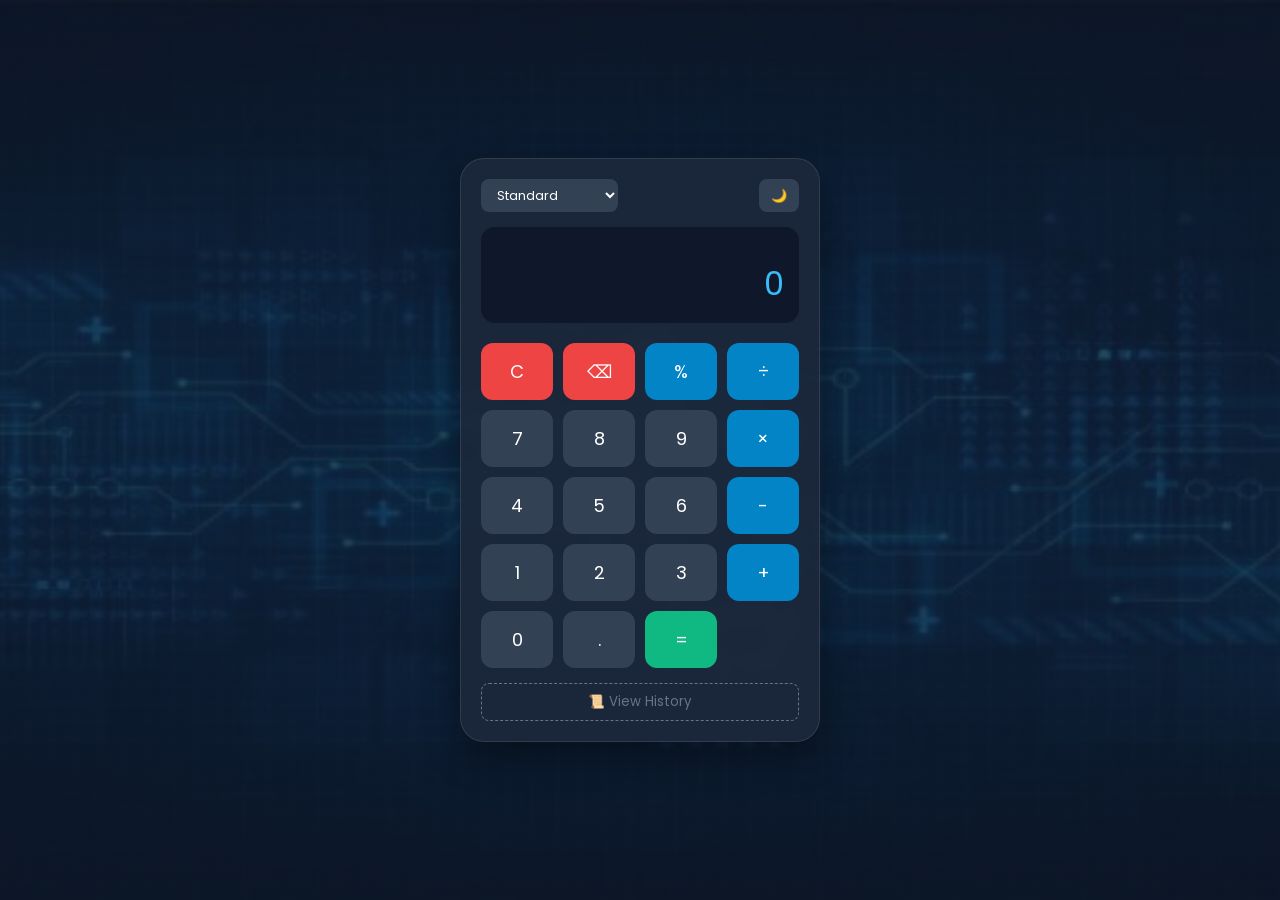
<file: index.html>
<!DOCTYPE html>
<html lang="en">
<head>
    <meta charset="UTF-8">
    <meta name="viewport" content="width=device-width, initial-scale=1.0">
    <title>NextGen Multi-Calculator</title>
    <link rel="stylesheet" href="style.css">
    <link href="https://fonts.googleapis.com/css2?family=Poppins:wght@300;450;600&display=swap" rel="stylesheet">
</head>
<body>

    <div class="calculator-container">
        <!-- Top Bar -->
        <div class="top-controls">
            <select id="modeSelector">
                <option value="standard">Standard</option>
                <option value="scientific">Scientific</option>
                <option value="tip">Tip & Split</option>
                <option value="bmi">BMI Calculator</option>
            </select>
            <button id="themeToggle">🌙</button>
        </div>

        <!-- Display Screen -->
        <div class="display-screen">
            <div id="historyPreview"></div>
            <input type="text" id="mainDisplay" readonly value="0">
        </div>

        <!-- STANDARD CALCULATOR PANEL -->
        <div class="calculator-panel active" id="standardPanel">
            <div class="keypad">
                <button class="btn action" data-value="C">C</button>
                <button class="btn action" data-value="DEL">⌫</button>
                <button class="btn operator" data-value="%">%</button>
                <button class="btn operator" data-value="/">÷</button>
                
                <button class="btn" data-value="7">7</button>
                <button class="btn" data-value="8">8</button>
                <button class="btn" data-value="9">9</button>
                <button class="btn operator" data-value="*">×</button>
                
                <button class="btn" data-value="4">4</button>
                <button class="btn" data-value="5">5</button>
                <button class="btn" data-value="6">6</button>
                <button class="btn operator" data-value="-">-</button>
                
                <button class="btn" data-value="1">1</button>
                <button class="btn" data-value="2">2</button>
                <button class="btn" data-value="3">3</button>
                <button class="btn operator" data-value="+">+</button>
                
                <button class="btn" data-value="0">0</button>
                <button class="btn" data-value=".">.</button>
                <button class="btn equal" data-value="=">=</button> <!-- Ab ye . ke bagal mein aayega -->
            </div>
        </div>

        <!-- SCIENTIFIC CALCULATOR PANEL -->
        <div class="calculator-panel" id="scientificPanel">
            <div class="keypad">
                <button class="btn action" data-value="C">C</button>
                <button class="btn action" data-value="DEL">⌫</button>
                <button class="btn operator" data-value="(">(</button>
                <button class="btn operator" data-value=")">)</button>

                <button class="btn operator" data-value="sin(">sin</button>
                <button class="btn operator" data-value="cos(">cos</button>
                <button class="btn operator" data-value="tan(">tan</button>
                <button class="btn operator" data-value="sqrt(">√</button>

                <button class="btn operator" data-value="log(">log</button>
                <button class="btn operator" data-value="pi">π</button>
                <button class="btn operator" data-value="**">x^y</button>
                <button class="btn operator" data-value="/">÷</button>
                
                <button class="btn" data-value="7">7</button>
                <button class="btn" data-value="8">8</button>
                <button class="btn" data-value="9">9</button>
                <button class="btn operator" data-value="*">×</button>
                
                <button class="btn" data-value="4">4</button>
                <button class="btn" data-value="5">5</button>
                <button class="btn" data-value="6">6</button>
                <button class="btn operator" data-value="-">-</button>
                
                <button class="btn" data-value="1">1</button>
                <button class="btn" data-value="2">2</button>
                <button class="btn" data-value="3">3</button>
                <button class="btn operator" data-value="+">+</button>
                
                <button class="btn" data-value="0">0</button>
                <button class="btn" data-value=".">.</button>
                <button class="btn equal" data-value="=">=</button>
            </div>
        </div>

        <!-- TIP & SPLIT PANEL -->
        <div class="calculator-panel" id="tipPanel">
            <div class="extra-tool-box">
                <label>Bill Amount (₹): <input type="number" id="billAmount" placeholder="Enter amount"></label>
                <label>Tip Percentage (%): <input type="number" id="tipPercent" value="10"></label>
                <label>Number of People: <input type="number" id="splitCount" value="1"></label>
                <div class="result-box">
                    <p>Tip: <span id="tipResult">₹0.00</span></p>
                    <p>Total Per Person: <span id="totalPerPerson">₹0.00</span></p>
                </div>
            </div>
        </div>

        <!-- BMI PANEL -->
        <div class="calculator-panel" id="bmiPanel">
            <div class="extra-tool-box">
                <label>Weight (kg): <input type="number" id="bmiWeight" placeholder="e.g., 65"></label>
                <label>Height (cm): <input type="number" id="bmiHeight" placeholder="e.g., 170"></label>
                <button id="calcBmiBtn" class="btn equal" style="width:100%; margin-top:10px;">Calculate BMI</button>
                <div class="result-box">
                    <p>Your BMI: <span id="bmiResult">0.0</span></p>
                    <p>Status: <span id="bmiStatus">--</span></p>
                </div>
            </div>
        </div>
        
        <button id="toggleHistoryBtn">📜 View History</button>
    </div>

    <!-- History Modal -->
    <div id="historyModal" class="history-modal">
        <div class="history-content">
            <h3>Calculation History</h3>
            <ul id="historyList"></ul>
            <button id="clearHistory" class="btn action">Clear History</button>
            <button id="closeHistory" class="btn action">Close</button>
        </div>
    </div>

    <script src="script.js"></script>
</body>
</html>
</file>
<file: style.css>
* {
    margin: 0;
    padding: 0;
    box-sizing: border-box;
    font-family: 'Poppins', sans-serif;
}

body {
    background: linear-gradient(rgba(15, 23, 42, 0.75), rgba(15, 23, 42, 0.75)), url('bg.jpg');
    background-size: cover;
    background-position: center;
    background-repeat: no-repeat;
    display: flex;
    justify-content: center;
    align-items: center;
    height: 100vh;
    color: #fff;
    transition: 0.3s ease;
}

body.light-theme {
    background: linear-gradient(rgba(241, 245, 249, 0.85), rgba(241, 245, 249, 0.85)), url('bg.jpg');
    background-size: cover;
    background-position: center;
    background-repeat: no-repeat;
    color: #1e293b;
}

.calculator-container {
    width: 360px;
    background: rgba(30, 41, 59, 0.85);
    backdrop-filter: blur(10px);
    padding: 20px;
    border-radius: 24px;
    box-shadow: 0 15px 35px rgba(0,0,0,0.4);
    transition: 0.3s ease;
    border: 1px solid rgba(255, 255, 255, 0.1);
}

body.light-theme .calculator-container {
    background: rgba(255, 255, 255, 0.85);
    box-shadow: 0 15px 35px rgba(0,0,0,0.1);
    border: 1px solid rgba(0, 0, 0, 0.1);
}

.top-controls {
    display: flex;
    justify-content: space-between;
    margin-bottom: 15px;
}

.top-controls select, .top-controls button {
    background: #334155;
    border: none;
    color: #fff;
    padding: 6px 12px;
    border-radius: 8px;
    cursor: pointer;
    font-size: 13px;
}

body.light-theme .top-controls select, 
body.light-theme .top-controls button {
    background: #e2e8f0;
    color: #1e293b;
}

.display-screen {
    background: #0f172a;
    padding: 15px;
    border-radius: 14px;
    text-align: right;
    margin-bottom: 20px;
}

body.light-theme .display-screen {
    background: #f8fafc;
}

#historyPreview {
    font-size: 12px;
    color: #64748b;
    min-height: 18px;
}

#mainDisplay {
    width: 100%;
    background: transparent;
    border: none;
    color: #38bdf8;
    font-size: 32px;
    text-align: right;
    outline: none;
}

.calculator-panel {
    display: none;
}

.calculator-panel.active {
    display: block;
}

.keypad {
    display: grid;
    grid-template-columns: repeat(4, 1fr);
    gap: 10px;
}

.btn {
    background: #334155;
    border: none;
    padding: 15px;
    font-size: 18px;
    color: #fff;
    border-radius: 12px;
    cursor: pointer;
    transition: 0.1s;
}

.btn:active {
    transform: scale(0.95);
}

body.light-theme .btn {
    background: #e2e8f0;
    color: #1e293b;
}

.btn.operator { background: #0284c7; color: #fff; }
.btn.action { background: #ef4444; color: #fff; }

/* Ab equal button sirf ek block lega aur . ke bagal mein aayega */
.btn.equal { background: #10b981; color: #fff; }

.extra-tool-box label {
    display: block;
    font-size: 14px;
    margin-bottom: 10px;
}

.extra-tool-box input {
    width: 100%;
    padding: 8px;
    background: #0f172a;
    border: 1px solid #475569;
    color: #fff;
    border-radius: 6px;
    margin-top: 4px;
}

.result-box {
    margin-top: 15px;
    background: #0f172a;
    padding: 10px;
    border-radius: 8px;
    font-size: 14px;
}

#toggleHistoryBtn {
    width: 100%;
    margin-top: 15px;
    background: transparent;
    border: 1px dashed #64748b;
    color: #64748b;
    padding: 8px;
    border-radius: 8px;
    cursor: pointer;
}

/* History Modal */
.history-modal {
    display: none;
    position: fixed;
    top: 0; left: 0; width: 100%; height: 100%;
    background: rgba(0,0,0,0.6);
    justify-content: center;
    align-items: center;
}

.history-content {
    background: #1e293b;
    padding: 20px;
    width: 300px;
    border-radius: 15px;
    max-height: 400px;
    overflow-y: auto;
}

.history-content ul {
    list-style: none;
    margin: 15px 0;
}

.history-content li {
    padding: 6px 0;
    border-bottom: 1px solid #334155;
    font-size: 14px;
}
</file>
